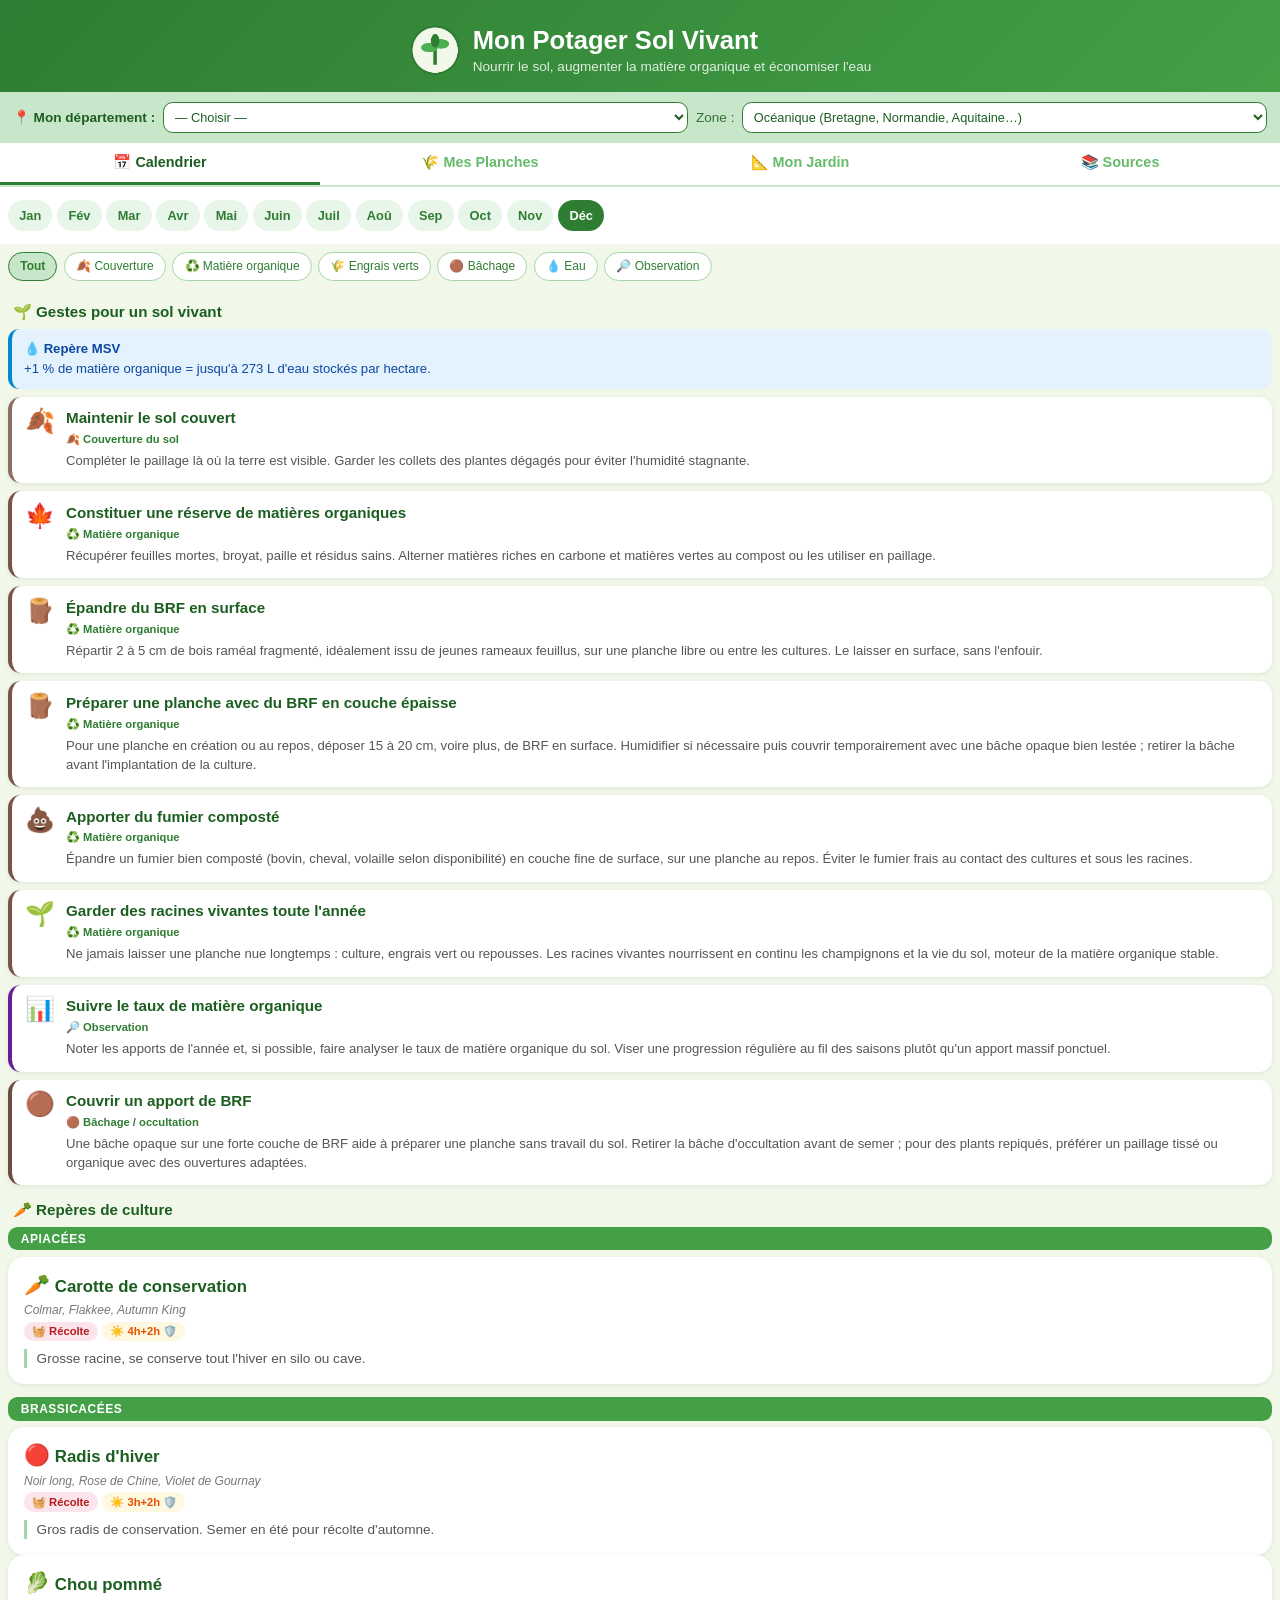
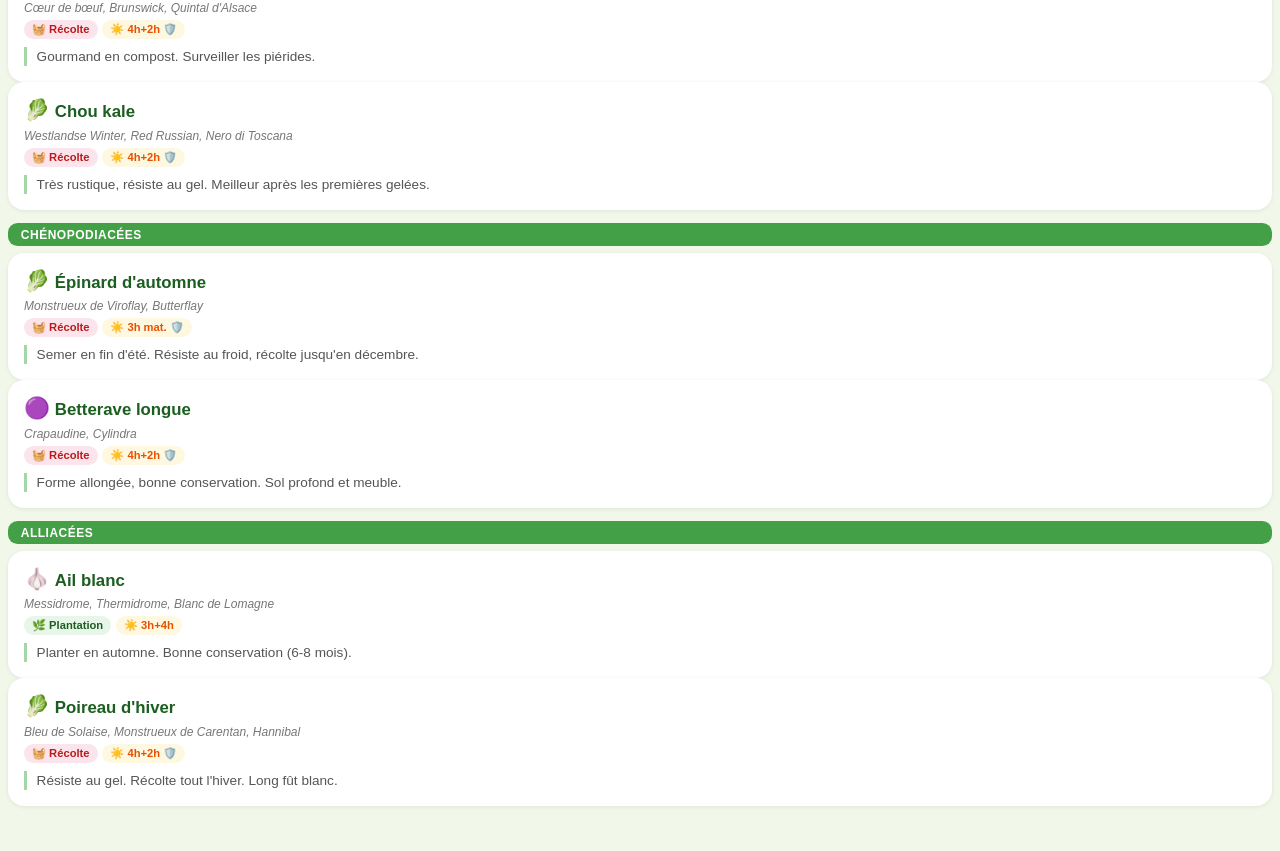
<file: index.html>
<!DOCTYPE html>
<html lang="fr">
<head>
  <meta charset="UTF-8">
  <meta name="viewport" content="width=device-width, initial-scale=1.0">
  <meta name="theme-color" content="#2e7d32">
  <meta name="apple-mobile-web-app-capable" content="yes">
  <meta name="apple-mobile-web-app-status-bar-style" content="black-translucent">
  <link rel="manifest" href="manifest.json">
  <link rel="icon" type="image/svg+xml" href="icons/favicon.svg">
  <link rel="icon" type="image/png" sizes="192x192" href="icons/icon-192.png">
  <link rel="apple-touch-icon" sizes="180x180" href="icons/apple-touch-icon.png">
  <title>Mon Potager Sol Vivant</title>
  <link rel="stylesheet" href="style.css">
</head>
<body>
  <header>
    <div class="app-title">
      <img src="./icons/icon-192.png" width="52" height="52" alt="Pousse verte, icône de Mon Potager">
      <div>
        <h1>Mon Potager Sol Vivant</h1>
        <p class="subtitle">Nourrir le sol, augmenter la matière organique et économiser l'eau</p>
      </div>
    </div>
  </header>

  <div id="region-selector">
    <label for="departement">📍 Mon département :</label>
    <select id="departement"></select>
    <label for="region" class="region-label">Zone :</label>
    <select id="region">
      <option value="oceanique">Océanique (Bretagne, Normandie, Aquitaine…)</option>
      <option value="continental">Continental (Alsace, Bourgogne, Île-de-France…)</option>
      <option value="mediterraneen">Méditerranéen (PACA, Languedoc, Corse…)</option>
      <option value="montagne">Montagne (Alpes, Pyrénées, Massif Central…)</option>
    </select>
  </div>

  <nav id="tabs" aria-label="Sections de l'application">
    <button class="tab-btn active" data-tab="calendrier">📅 Calendrier</button>
    <button class="tab-btn" data-tab="planches">🌾 Mes Planches</button>
    <button class="tab-btn" data-tab="jardin">📐 Mon Jardin</button>
    <button class="tab-btn" data-tab="sources">📚 Sources</button>
  </nav>

  <!-- TAB JARDIN -->
  <section id="tab-jardin" class="hidden">
    <div class="jardin-page">
      <div class="jardin-intro">
        <div>
          <h2>📐 Dessiner mon jardin à l'échelle</h2>
          <p>Le quadrillage de 25 cm sert de repère, mais les zones peuvent être déplacées librement, mises en biais ou tracées à main levée.</p>
        </div>
      </div>

      <div class="jardin-controls" aria-label="Réglages du plan">
        <div class="jardin-control-group">
          <strong>Terrain</strong>
          <label for="jardin-largeur">Largeur (m)</label>
          <input id="jardin-largeur" type="number" min="1" max="50" step="0.25" value="10" inputmode="decimal">
          <label for="jardin-longueur">Longueur (m)</label>
          <input id="jardin-longueur" type="number" min="1" max="50" step="0.25" value="8" inputmode="decimal">
          <button id="btn-appliquer-jardin" class="btn-small">Appliquer</button>
        </div>
        <div class="jardin-control-group">
          <strong>Ajouter une planche existante</strong>
          <select id="jardin-planche-select" aria-label="Planche à ajouter"></select>
          <button id="btn-ajouter-planche-jardin" class="btn-small">＋ Ajouter au plan</button>
        </div>
        <div class="jardin-control-group jardin-tools">
          <strong>Outils de dessin</strong>
          <button id="btn-dessiner-zone" class="btn-small" aria-pressed="false">▭ Rectangle</button>
          <button id="btn-dessiner-libre" class="btn-small" aria-pressed="false">✍️ Forme libre</button>
          <div class="jardin-zoom" aria-label="Zoom du plan">
            <button id="btn-jardin-zoom-moins" class="btn-icon" aria-label="Réduire le plan">−</button>
            <span>Zoom</span>
            <button id="btn-jardin-zoom-plus" class="btn-icon" aria-label="Agrandir le plan">＋</button>
          </div>
        </div>
      </div>

      <div id="jardin-zone-editor" class="jardin-zone-editor hidden">
        <strong>Zone sélectionnée <span id="jardin-zone-type" class="jardin-zone-type"></span></strong>
        <label for="jardin-zone-nom">Nom</label>
        <input id="jardin-zone-nom" type="text" maxlength="60">
        <label for="jardin-zone-largeur">Emprise largeur (m)</label>
        <input id="jardin-zone-largeur" type="number" min="0.1" step="0.01" inputmode="decimal">
        <label for="jardin-zone-longueur">Emprise longueur (m)</label>
        <input id="jardin-zone-longueur" type="number" min="0.1" step="0.01" inputmode="decimal">
        <label for="jardin-zone-rotation">Angle</label>
        <div class="jardin-angle-control">
          <button id="btn-zone-rotation-moins" class="btn-icon" aria-label="Tourner de 5 degrés à gauche">↶</button>
          <input id="jardin-zone-rotation" type="number" min="0" max="359" step="1" inputmode="numeric" aria-label="Angle en degrés">
          <span>°</span>
          <button id="btn-zone-rotation-plus" class="btn-icon" aria-label="Tourner de 5 degrés à droite">↷</button>
        </div>
        <label for="jardin-zone-couleur">Couleur</label>
        <input id="jardin-zone-couleur" type="color" value="#66bb6a">
        <button id="btn-appliquer-zone" class="btn-small">Enregistrer</button>
        <button id="btn-supprimer-zone" class="btn-small btn-danger">Supprimer</button>
      </div>

      <p id="jardin-status" class="jardin-status" aria-live="polite">Choisissez Rectangle ou Forme libre, puis dessinez sur le terrain. Touchez ensuite une zone pour la modifier.</p>
      <div class="jardin-canvas-scroll" aria-label="Plan du jardin défilable">
        <svg id="jardin-canvas" class="jardin-canvas" tabindex="0" aria-label="Plan interactif du jardin à l'échelle"></svg>
      </div>
      <p class="jardin-help">Poignée ronde : tourner librement · poignée carrée : redimensionner · glisser la zone : déplacer. Une forme libre se dessine en suivant son contour au doigt.</p>
    </div>
    <script src="jardin.js"></script>
  </section>

  <!-- TAB CALENDRIER -->
  <section id="tab-calendrier">
    <nav id="month-nav">
      <button class="month-btn active" data-month="0">Jan</button>
      <button class="month-btn" data-month="1">Fév</button>
      <button class="month-btn" data-month="2">Mar</button>
      <button class="month-btn" data-month="3">Avr</button>
      <button class="month-btn" data-month="4">Mai</button>
      <button class="month-btn" data-month="5">Juin</button>
      <button class="month-btn" data-month="6">Juil</button>
      <button class="month-btn" data-month="7">Aoû</button>
      <button class="month-btn" data-month="8">Sep</button>
      <button class="month-btn" data-month="9">Oct</button>
      <button class="month-btn" data-month="10">Nov</button>
      <button class="month-btn" data-month="11">Déc</button>
    </nav>
    <div id="filters">
      <button class="filter-btn active" data-filter="all">Tout</button>
      <button class="filter-btn" data-filter="couverture">🍂 Couverture</button>
      <button class="filter-btn" data-filter="matiere-organique">♻️ Matière organique</button>
      <button class="filter-btn" data-filter="engrais-verts">🌾 Engrais verts</button>
      <button class="filter-btn" data-filter="bachage">🟤 Bâchage</button>
      <button class="filter-btn" data-filter="eau">💧 Eau</button>
      <button class="filter-btn" data-filter="observation">🔎 Observation</button>
    </div>
    <main id="plant-list"></main>
  </section>

  <!-- TAB SOURCES -->
  <section id="tab-sources" class="hidden">
    <div id="sources-list"></div>
  </section>

  <!-- TAB PLANCHES -->
  <section id="tab-planches" class="hidden">
    <div id="planches-list"></div>
    <button id="btn-show-form" class="btn-add-planche" onclick="showPlancheForm()">➕ Ajouter une planche</button>

    <div id="planche-form" class="hidden">
      <h2 id="form-title">➕ Nouvelle planche</h2>

      <div class="form-step">
        <div class="step-label">1. Nom & dimensions</div>
        <div class="form-row">
          <input type="text" id="planche-nom" placeholder="Nom (ex: Planche A)">
        </div>
        <div class="form-row">
          <label>Longueur <span class="unit">m</span></label>
          <input type="number" id="planche-longueur" min="0.5" step="0.1" value="3">
          <label>Largeur <span class="unit">m</span></label>
          <input type="number" id="planche-largeur" min="0.3" step="0.1" value="1.2">
        </div>
      </div>

      <div class="form-step">
        <div class="step-label">2. Ensoleillement</div>
        <div class="form-row">
          <label>Orientation :</label>
          <select id="planche-orientation">
            <option value="journee">☀️ Soleil toute la journée</option>
            <option value="matin">🌅 Soleil le matin seulement</option>
            <option value="apres-midi">🌇 Soleil l'après-midi seulement</option>
          </select>
        </div>
        <div class="form-row soleil-row">
          <div class="soleil-input">
            <label>🌅 Matin <span class="unit">(6h-12h)</span></label>
            <input type="range" id="planche-hmatin" min="0" max="6" value="4">
            <span id="hmatin-val">4h</span>
          </div>
          <div class="soleil-input">
            <label>🌇 Après-midi <span class="unit">(12h-18h)</span></label>
            <input type="range" id="planche-haprem" min="0" max="6" value="3">
            <span id="haprem-val">3h</span>
          </div>
        </div>
      </div>

      <div class="form-step">
        <div class="step-label">3. Type de sol & culture précédente</div>
        <div class="form-row">
          <label>Sol :</label>
          <select id="planche-sol">
            <option value="limoneux">🌾 Limoneux (fertile, facile)</option>
            <option value="argileux">🧱 Argileux (lourd, retient l'eau)</option>
            <option value="sableux">🏖️ Sableux (léger, drainant)</option>
            <option value="calcaire">⚪ Calcaire (alcalin, clair)</option>
            <option value="humifere">🍂 Humifère (riche, foncé)</option>
          </select>
        </div>
        <div class="form-row">
          <label>Avant :</label>
          <select id="planche-precedent">
            <option value="">Aucune / ne sais pas</option>
            <option value="Solanacées">🍅 Solanacées (tomate, PDT, poivron...)</option>
            <option value="Cucurbitacées">🥒 Cucurbitacées (courgette, courge...)</option>
            <option value="Fabacées">🫘 Fabacées (haricot, pois...)</option>
            <option value="Brassicacées">🥦 Brassicacées (chou, radis...)</option>
            <option value="Alliacées">🧅 Alliacées (oignon, ail, poireau...)</option>
            <option value="Apiacées">🥕 Apiacées (carotte, persil...)</option>
            <option value="Astéracées">🥬 Astéracées (laitue...)</option>
            <option value="Chénopodiacées">🟣 Chénopodiacées (épinard, betterave...)</option>
            <option value="engrais-vert">🌾 Engrais vert (moutarde, phacélie...)</option>
            <option value="rien">💤 Repos / jachère</option>
          </select>
        </div>
      </div>

      <div class="form-step">
        <div class="step-label">4. Choisir les plantes et nombre de rangs</div>
        <div id="legume-picker"></div>
        <div id="variete-picker" class="hidden"></div>
        <div id="rang-picker" class="hidden"></div>
        <div id="plantes-selectionnees"></div>
      </div>

      <button id="btn-add-planche" class="btn-primary">Créer la planche</button>
      <button id="btn-cancel-edit" class="btn-cancel" onclick="hidePlancheForm()">Annuler</button>
    </div>
  </section>

  <script src="legumes/tomate.js"></script>
  <script src="legumes/carotte.js"></script>
  <script src="legumes/laitue.js"></script>
  <script src="legumes/courgette.js"></script>
  <script src="legumes/radis.js"></script>
  <script src="legumes/haricot.js"></script>
  <script src="legumes/poivron_aubergine.js"></script>
  <script src="legumes/epinard.js"></script>
  <script src="legumes/petit_pois.js"></script>
  <script src="legumes/alliacees.js"></script>
  <script src="legumes/chou.js"></script>
  <script src="legumes/cucurbitacees.js"></script>
  <script src="legumes/autres.js"></script>
  <script src="legumes/pomme_de_terre.js"></script>
  <script src="data.js"></script>
  <script src="calendrier.js"></script>
  <script src="planches.js"></script>
  <script src="sources.js"></script>
  <script src="app.js"></script>
</body>
</html>
</file>
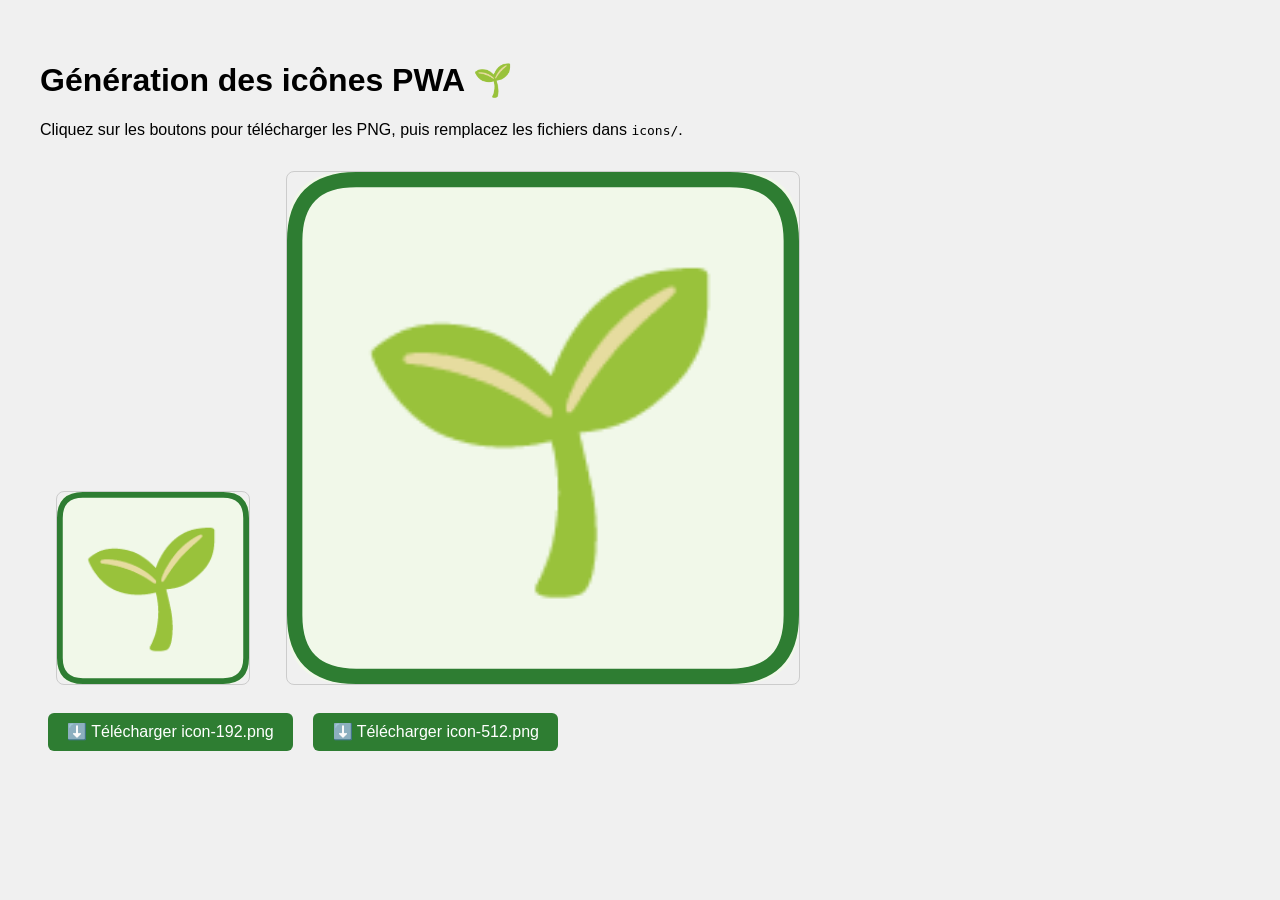
<file: generate-icons.html>
<!DOCTYPE html>
<html lang="fr">
<head>
  <meta charset="UTF-8">
  <title>Générer les icônes PWA</title>
  <style>
    body { font-family: sans-serif; padding: 2em; background: #f0f0f0; }
    canvas { border: 1px solid #ccc; margin: 1em; border-radius: 8px; }
    button { margin: 0.5em; padding: 0.6em 1.2em; font-size: 1em; cursor: pointer; background: #2e7d32; color: white; border: none; border-radius: 6px; }
  </style>
</head>
<body>
  <h1>Génération des icônes PWA 🌱</h1>
  <p>Cliquez sur les boutons pour télécharger les PNG, puis remplacez les fichiers dans <code>icons/</code>.</p>

  <div>
    <canvas id="c192" width="192" height="192"></canvas>
    <canvas id="c512" width="512" height="512"></canvas>
  </div>
  <div>
    <button onclick="download('c192', 'icon-192.png')">⬇️ Télécharger icon-192.png</button>
    <button onclick="download('c512', 'icon-512.png')">⬇️ Télécharger icon-512.png</button>
  </div>

  <script>
    function drawIcon(canvas) {
      const size = canvas.width;
      const ctx = canvas.getContext('2d');
      const radius = size * 0.12;

      // Fond blanc cassé
      ctx.fillStyle = '#f1f8e9';
      roundRect(ctx, 0, 0, size, size, radius);
      ctx.fill();

      // Bordure verte foncée
      ctx.strokeStyle = '#2e7d32';
      ctx.lineWidth = size * 0.03;
      roundRect(ctx, ctx.lineWidth / 2, ctx.lineWidth / 2, size - ctx.lineWidth, size - ctx.lineWidth, radius);
      ctx.stroke();

      // Emoji 🌱
      ctx.font = `${size * 0.6}px "Apple Color Emoji", "Segoe UI Emoji", sans-serif`;
      ctx.textAlign = 'center';
      ctx.textBaseline = 'middle';
      ctx.fillText('🌱', size / 2, size / 2 + size * 0.04);
    }

    function roundRect(ctx, x, y, w, h, r) {
      ctx.beginPath();
      ctx.moveTo(x + r, y);
      ctx.lineTo(x + w - r, y);
      ctx.quadraticCurveTo(x + w, y, x + w, y + r);
      ctx.lineTo(x + w, y + h - r);
      ctx.quadraticCurveTo(x + w, y + h, x + w - r, y + h);
      ctx.lineTo(x + r, y + h);
      ctx.quadraticCurveTo(x, y + h, x, y + h - r);
      ctx.lineTo(x, y + r);
      ctx.quadraticCurveTo(x, y, x + r, y);
      ctx.closePath();
    }

    function download(canvasId, filename) {
      const canvas = document.getElementById(canvasId);
      const link = document.createElement('a');
      link.download = filename;
      link.href = canvas.toDataURL('image/png');
      link.click();
    }

    drawIcon(document.getElementById('c192'));
    drawIcon(document.getElementById('c512'));
  </script>
</body>
</html>
</file>
<file: style.css>
* { margin: 0; padding: 0; box-sizing: border-box; }

body {
  font-family: -apple-system, BlinkMacSystemFont, 'Segoe UI', sans-serif;
  background: #f1f8e9;
  color: #1b5e20;
  min-height: 100vh;
  padding-bottom: 2rem;
}

header {
  background: linear-gradient(135deg, #2e7d32, #43a047);
  color: white;
  padding: 1.5rem 1rem 1rem;
  text-align: center;
}
header h1 { font-size: 1.6rem; }
.subtitle { font-size: 0.85rem; opacity: 0.85; margin-top: 0.2rem; }

#region-selector {
  display: flex;
  align-items: center;
  gap: 0.5rem;
  padding: 0.6rem 0.8rem;
  background: #c8e6c9;
  font-size: 0.85rem;
  font-weight: 600;
  flex-wrap: wrap;
}
#region-selector label { white-space: nowrap; }
#region-selector .region-label { font-weight: 500; opacity: 0.85; }
#region-selector select {
  flex: 1;
  min-width: 8rem;
  padding: 0.4rem;
  border: 1.5px solid #2e7d32;
  border-radius: 0.6rem;
  background: white;
  color: #1b5e20;
  font-size: 0.8rem;
  font-weight: 500;
}

/* Tabs */
#tabs {
  display: flex;
  background: white;
  border-bottom: 2px solid #c8e6c9;
}
.tab-btn {
  flex: 1;
  border: none;
  background: none;
  padding: 0.7rem;
  font-size: 0.9rem;
  font-weight: 600;
  color: #66bb6a;
  cursor: pointer;
  transition: all 0.2s;
  border-bottom: 3px solid transparent;
}
.tab-btn.active { color: #1b5e20; border-bottom-color: #2e7d32; }
.hidden { display: none !important; }

/* Sources scientifiques */
#sources-list { padding: 0.7rem 0.5rem; }
.sources-header {
  background: #e3f2fd;
  border-left: 4px solid #0288d1;
  border-radius: 0.8rem;
  color: #0d47a1;
  padding: 0.8rem;
  margin-bottom: 0.7rem;
}
.sources-header h2 { font-size: 1.05rem; margin-bottom: 0.3rem; }
.sources-header p { font-size: 0.82rem; line-height: 1.4; }
.sources-cards { display: flex; flex-direction: column; gap: 0.6rem; }
.source-card {
  background: white;
  border-radius: 0.8rem;
  box-shadow: 0 1px 4px rgba(0,0,0,0.08);
  padding: 0.85rem;
}
.source-practice {
  display: inline-block;
  background: #e8f5e9;
  border-radius: 1rem;
  color: #1b5e20;
  font-size: 0.7rem;
  font-weight: 700;
  padding: 0.2rem 0.5rem;
}
.source-card h3 { font-size: 0.92rem; line-height: 1.3; margin: 0.45rem 0 0.3rem; }
.source-card p { color: #555; font-size: 0.8rem; line-height: 1.45; margin-top: 0.4rem; }
.source-citation { color: #666 !important; font-size: 0.75rem !important; }
.source-doi { color: #0d47a1; display: inline-block; font-size: 0.8rem; font-weight: 700; margin-top: 0.5rem; }
.source-limit { background: #fff8e1; border-left: 3px solid #ffb300; border-radius: 0.35rem; padding: 0.4rem 0.5rem; }

/* Calendrier */
#month-nav {
  display: flex;
  gap: 0.3rem;
  padding: 0.8rem 0.5rem;
  overflow-x: auto;
  background: white;
  position: sticky;
  top: 0;
  z-index: 10;
  scrollbar-width: none;
}
#month-nav::-webkit-scrollbar { display: none; }

.month-btn {
  flex-shrink: 0;
  border: none;
  background: #e8f5e9;
  color: #2e7d32;
  padding: 0.5rem 0.7rem;
  border-radius: 1rem;
  font-size: 0.8rem;
  font-weight: 600;
  cursor: pointer;
  transition: all 0.2s;
}
.month-btn.active { background: #2e7d32; color: white; }

#filters {
  display: flex;
  gap: 0.4rem;
  padding: 0.5rem;
  overflow-x: auto;
  scrollbar-width: none;
}
#filters::-webkit-scrollbar { display: none; }

.filter-btn {
  flex-shrink: 0;
  border: 1.5px solid #a5d6a7;
  background: white;
  color: #2e7d32;
  padding: 0.4rem 0.7rem;
  border-radius: 1rem;
  font-size: 0.75rem;
  cursor: pointer;
  transition: all 0.2s;
}
.filter-btn.active { background: #c8e6c9; border-color: #2e7d32; font-weight: 600; }

#plant-list { padding: 0.5rem; display: flex; flex-direction: column; gap: 0.6rem; }
.calendar-section { display: flex; flex-direction: column; gap: 0.5rem; }
.calendar-title { font-size: 0.95rem; padding: 0.4rem 0.3rem 0; color: #1b5e20; }
.sol-task-list { display: flex; flex-direction: column; gap: 0.5rem; }
.sol-task-card {
  display: flex;
  gap: 0.7rem;
  padding: 0.8rem;
  background: #fff;
  border-left: 4px solid #8d6e63;
  border-radius: 0.8rem;
  box-shadow: 0 1px 4px rgba(0,0,0,0.08);
}
.sol-task-card.matiere-organique { border-left-color: #795548; }
.sol-task-card.engrais-verts { border-left-color: #558b2f; }
.sol-task-card.bachage { border-left-color: #6d4c41; }
.sol-task-card.eau { border-left-color: #0288d1; }
.sol-task-card.observation { border-left-color: #6a1b9a; }
.sol-task-icon { font-size: 1.5rem; line-height: 1; }
.sol-task-card h3 { font-size: 0.95rem; margin-bottom: 0.15rem; }
.sol-task-card p, .sol-vivant-card p { color: #555; font-size: 0.82rem; line-height: 1.4; margin-top: 0.35rem; }
.sol-category { color: #2e7d32; font-size: 0.7rem; font-weight: 700; }
.soil-fact {
  display: flex;
  flex-direction: column;
  gap: 0.2rem;
  background: #e3f2fd;
  border-left: 4px solid #0288d1;
  border-radius: 0.7rem;
  color: #0d47a1;
  font-size: 0.82rem;
  line-height: 1.35;
  padding: 0.65rem 0.75rem;
}

.famille-group { margin-bottom: 0.3rem; }
.famille-header {
  font-size: 0.75rem;
  font-weight: 700;
  color: white;
  background: #43a047;
  padding: 0.3rem 0.8rem;
  border-radius: 0.6rem;
  margin-bottom: 0.4rem;
  text-transform: uppercase;
  letter-spacing: 0.5px;
}

.plant-card {
  background: white;
  border-radius: 1rem;
  padding: 1rem;
  box-shadow: 0 1px 4px rgba(0,0,0,0.08);
  animation: fadeIn 0.3s ease;
}
@keyframes fadeIn { from { opacity: 0; transform: translateY(8px); } to { opacity: 1; transform: none; } }

.plant-card h3 { font-size: 1.05rem; margin-bottom: 0.4rem; }
.plant-card .emoji { font-size: 1.3rem; margin-right: 0.3rem; }

.tags { display: flex; flex-wrap: wrap; gap: 0.3rem; margin-bottom: 0.5rem; }
.tag {
  font-size: 0.7rem;
  padding: 0.2rem 0.5rem;
  border-radius: 0.8rem;
  font-weight: 600;
}
.tag.semis-interieur { background: #fff3e0; color: #e65100; }
.tag.semis-exterieur { background: #e3f2fd; color: #0d47a1; }
.tag.plantation { background: #e8f5e9; color: #1b5e20; }
.tag.recolte { background: #fce4ec; color: #b71c1c; }
.tag.soleil { background: #fff8e1; color: #e65100; }

.variete {
  font-size: 0.75rem;
  color: #777;
  font-style: italic;
  margin-bottom: 0.3rem;
}

.conseil {
  font-size: 0.85rem;
  color: #555;
  line-height: 1.4;
  border-left: 3px solid #a5d6a7;
  padding-left: 0.6rem;
  margin-top: 0.4rem;
}

.empty-state {
  text-align: center;
  padding: 3rem 1rem;
  color: #81c784;
  font-size: 1.1rem;
}

/* Planches */
#planche-form {
  background: white;
  margin: 0.5rem;
  padding: 1rem;
  border-radius: 1rem;
  box-shadow: 0 1px 4px rgba(0,0,0,0.08);
}
#planche-form h2 { font-size: 1.1rem; margin-bottom: 0.8rem; }

.btn-add-planche {
  display: block;
  width: calc(100% - 1rem);
  margin: 0.5rem;
  padding: 0.8rem;
  border: 2px dashed #66bb6a;
  background: white;
  color: #2e7d32;
  border-radius: 1rem;
  font-size: 1rem;
  font-weight: 600;
  cursor: pointer;
  text-align: center;
}
.btn-add-planche:active { background: #e8f5e9; }

.form-step {
  margin-bottom: 0.8rem;
  padding-bottom: 0.6rem;
  border-bottom: 1px solid #e8f5e9;
}
.form-step:last-of-type { border-bottom: none; }
.step-label {
  font-size: 0.8rem;
  font-weight: 700;
  color: #2e7d32;
  margin-bottom: 0.4rem;
}

.form-row {
  display: flex;
  align-items: center;
  gap: 0.5rem;
  margin-bottom: 0.6rem;
  flex-wrap: wrap;
}
.form-row label { font-size: 0.85rem; font-weight: 600; }
.form-row .unit { font-size: 0.75rem; font-weight: 400; color: #777; }
.form-row input[type="text"],
.form-row input[type="number"] {
  padding: 0.4rem 0.6rem;
  border: 1.5px solid #a5d6a7;
  border-radius: 0.6rem;
  font-size: 0.85rem;
  color: #1b5e20;
  width: 5rem;
}
.form-row input[type="text"] { flex: 1; width: auto; }

.form-row select {
  padding: 0.4rem;
  border: 1.5px solid #a5d6a7;
  border-radius: 0.6rem;
  font-size: 0.85rem;
  color: #1b5e20;
  flex: 1;
}
.form-row input[type="range"] {
  flex: 1;
  accent-color: #2e7d32;
}
.soleil-row {
  flex-direction: column;
  gap: 0.4rem;
}
.soleil-input {
  display: flex;
  align-items: center;
  gap: 0.5rem;
  width: 100%;
}
.soleil-input label {
  min-width: 8rem;
  font-size: 0.8rem;
}
.soleil-input input[type="range"] { flex: 1; accent-color: #e65100; }
.soleil-input span {
  font-weight: 700;
  font-size: 0.85rem;
  min-width: 2rem;
  text-align: center;
}

#plante-checkboxes {
  display: flex;
  flex-wrap: wrap;
  gap: 0.3rem;
  margin-top: 0.3rem;
  width: 100%;
}
.plante-chip {
  display: flex;
  align-items: center;
  gap: 0.2rem;
  padding: 0.3rem 0.5rem;
  border: 1.5px solid #c8e6c9;
  border-radius: 1rem;
  font-size: 0.75rem;
  cursor: pointer;
  transition: all 0.2s;
  user-select: none;
}
.plante-chip.selected { background: #c8e6c9; border-color: #2e7d32; font-weight: 600; }
.plante-chip input { display: none; }

/* Picker légume → variété */
#legume-picker {
  display: flex;
  flex-wrap: wrap;
  gap: 0.3rem;
  padding: 0 0 0.5rem;
}
.legume-chip {
  border: 1.5px solid #c8e6c9;
  background: white;
  color: #1b5e20;
  padding: 0.35rem 0.6rem;
  border-radius: 1rem;
  font-size: 0.78rem;
  font-weight: 500;
  cursor: pointer;
  transition: all 0.15s;
}
.legume-chip:active { background: #c8e6c9; }

#variete-picker {
  background: #f3e5f5;
  border: 2px solid #ce93d8;
  border-radius: 0.8rem;
  padding: 0.6rem;
  margin-bottom: 0.5rem;
}
.variete-title {
  font-size: 0.85rem;
  font-weight: 700;
  margin-bottom: 0.4rem;
  color: #7b1fa2;
}
.variete-chip {
  display: flex;
  flex-direction: column;
  width: 100%;
  text-align: left;
  border: 1.5px solid #ce93d8;
  background: white;
  padding: 0.5rem 0.6rem;
  border-radius: 0.6rem;
  margin-bottom: 0.3rem;
  cursor: pointer;
  transition: all 0.15s;
}
.variete-chip:active { background: #f3e5f5; }
.variete-nom { font-weight: 600; font-size: 0.85rem; color: #1b5e20; }
.variete-detail { font-size: 0.75rem; color: #777; font-style: italic; }
.variete-info { font-size: 0.72rem; color: #999; }
.variete-close {
  width: 100%;
  border: none;
  background: none;
  color: #7b1fa2;
  font-size: 0.8rem;
  font-weight: 600;
  cursor: pointer;
  padding: 0.3rem;
}

#plantes-selectionnees {
  display: flex;
  flex-wrap: wrap;
  gap: 0.3rem;
  padding: 0.3rem 0 0.5rem;
  min-height: 2rem;
}
.selected-plante {
  display: flex;
  align-items: center;
  gap: 0.3rem;
  background: #c8e6c9;
  border: 1.5px solid #2e7d32;
  padding: 0.25rem 0.5rem;
  border-radius: 1rem;
  font-size: 0.78rem;
  font-weight: 600;
  color: #1b5e20;
}
.selected-plante button {
  border: none;
  background: none;
  color: #c62828;
  font-size: 0.85rem;
  cursor: pointer;
  padding: 0;
  line-height: 1;
}
.empty-selection {
  font-size: 0.8rem;
  color: #999;
  font-style: italic;
  padding: 0.3rem 0;
}

/* Rang picker */
#rang-picker {
  background: #e8f5e9;
  border: 2px solid #66bb6a;
  border-radius: 0.8rem;
  padding: 0.6rem;
  margin-bottom: 0.5rem;
}
.rang-picker-inner { text-align: center; }
.rang-buttons {
  display: flex;
  gap: 0.4rem;
  justify-content: center;
  margin: 0.5rem 0;
  flex-wrap: wrap;
}
.rang-btn {
  width: 2.5rem;
  height: 2.5rem;
  border: 2px solid #2e7d32;
  background: white;
  color: #2e7d32;
  border-radius: 50%;
  font-size: 1rem;
  font-weight: 700;
  cursor: pointer;
}
.rang-btn:active { background: #2e7d32; color: white; }

.btn-primary {
  width: 100%;
  padding: 0.7rem;
  border: none;
  background: #2e7d32;
  color: white;
  border-radius: 0.8rem;
  font-size: 0.9rem;
  font-weight: 600;
  cursor: pointer;
  margin-top: 0.5rem;
}

#planches-list { padding: 0.5rem; display: flex; flex-direction: column; gap: 0.8rem; }

.planche-card {
  background: white;
  border-radius: 1rem;
  padding: 1rem;
  box-shadow: 0 1px 4px rgba(0,0,0,0.08);
  animation: fadeIn 0.3s ease;
}
.planche-card h3 { font-size: 1.1rem; margin-bottom: 0.3rem; }
.planche-dims { font-size: 0.8rem; color: #777; margin-bottom: 0.4rem; }

/* Sous-onglets planche */
.sub-tabs {
  display: flex;
  gap: 0.2rem;
  overflow-x: auto;
  scrollbar-width: none;
  margin-bottom: 0.6rem;
  padding-bottom: 0.3rem;
  border-bottom: 2px solid #e8f5e9;
}
.sub-tabs::-webkit-scrollbar { display: none; }
.sub-tab-btn {
  flex-shrink: 0;
  border: none;
  background: #f1f8e9;
  color: #66bb6a;
  padding: 0.35rem 0.6rem;
  border-radius: 0.8rem 0.8rem 0 0;
  font-size: 0.72rem;
  font-weight: 600;
  cursor: pointer;
  transition: all 0.15s;
  border-bottom: 2px solid transparent;
}
.sub-tab-btn.active { background: #2e7d32; color: white; }
.sub-tab-btn.has-alert { color: #e65100; }
.sub-tab-btn.has-alert.active { background: #e65100; color: white; }
.sub-panel { min-height: 3rem; }

.planche-section { margin-bottom: 0.7rem; }
.planche-section h4 {
  font-size: 0.85rem;
  margin-bottom: 0.3rem;
  padding-bottom: 0.2rem;
  border-bottom: 1px solid #e8f5e9;
}

.espacement-table {
  width: 100%;
  font-size: 0.78rem;
  border-collapse: collapse;
}
.espacement-table th {
  text-align: left;
  padding: 0.3rem 0.4rem;
  background: #f1f8e9;
  font-weight: 600;
}
.espacement-table td { padding: 0.3rem 0.4rem; border-bottom: 1px solid #f1f8e9; }

.assoc-good { color: #2e7d32; }
.assoc-bad { color: #c62828; }
.assoc-list { font-size: 0.8rem; line-height: 1.5; padding-left: 0.3rem; }

.rotation-info {
  font-size: 0.8rem;
  color: #555;
  line-height: 1.5;
  background: #fff8e1;
  padding: 0.6rem;
  border-radius: 0.6rem;
  border-left: 3px solid #ffb300;
}

.planche-actions {
  display: flex;
  gap: 0.5rem;
  margin-top: 0.6rem;
}
.btn-edit, .btn-delete {
  border: none;
  padding: 0.4rem 0.8rem;
  border-radius: 0.6rem;
  font-size: 0.78rem;
  font-weight: 600;
  cursor: pointer;
}
.btn-edit { background: #e3f2fd; color: #0d47a1; }
.btn-delete { background: #ffcdd2; color: #c62828; }
.btn-cancel {
  width: 100%;
  padding: 0.6rem;
  border: 2px solid #c8e6c9;
  background: white;
  color: #555;
  border-radius: 0.8rem;
  font-size: 0.85rem;
  font-weight: 600;
  cursor: pointer;
  margin-top: 0.3rem;
}

/* Suggestions intercalaires */
.suggestions-list { display: flex; flex-direction: column; gap: 0.5rem; }
.suggestion-item { font-size: 0.82rem; line-height: 1.4; }
.suggestion-label { font-weight: 600; }
.suggestion-space { font-weight: 400; color: #777; font-size: 0.75rem; }
.suggestion-chips {
  display: flex;
  flex-wrap: wrap;
  gap: 0.3rem;
  margin-top: 0.3rem;
}
.suggestion-chip {
  background: #e8f5e9;
  border: 1px solid #a5d6a7;
  padding: 0.25rem 0.5rem;
  border-radius: 1rem;
  font-size: 0.75rem;
}
.suggestion-chip small { color: #777; }
.suggestion-note { font-size: 0.75rem; color: #777; margin-bottom: 0.4rem; font-style: italic; }

/* Alertes soleil */
.soleil-alerts {
  background: #fff3e0;
  border-left: 3px solid #ff9800;
  border-radius: 0.4rem;
  padding: 0.5rem 0.6rem;
}
.soleil-alert {
  font-size: 0.8rem;
  color: #e65100;
  line-height: 1.5;
}

/* Dessin planche vue du dessus */
.plan-visuel { margin-top: 0.5rem; }
.plan-warn { color: #e65100; font-size: 0.75rem; margin-bottom: 0.3rem; }
.plan-planche {
  position: relative;
  background: linear-gradient(180deg, #e8d5b7 0%, #d4c4a0 100%);
  border-radius: 0.8rem;
  border: 2px solid #b8a88a;
  min-height: 100px;
  overflow: hidden;
  margin-bottom: 0.3rem;
}
.plan-largeur-label {
  position: absolute;
  top: 2px;
  right: 6px;
  font-size: 0.65rem;
  color: #8d6e63;
  font-weight: 600;
  z-index: 1;
}
.plan-row {
  position: absolute;
  left: 0;
  right: 0;
  display: flex;
  align-items: center;
  background: rgba(255,255,255,0.35);
  border-top: 1px solid rgba(0,0,0,0.08);
}
.plan-row-label {
  min-width: 5.5rem;
  padding: 0 0.4rem;
  font-size: 0.7rem;
  font-weight: 600;
  color: #3e2723;
  line-height: 1.2;
  flex-shrink: 0;
}
.plan-row-pos {
  font-weight: 400;
  font-size: 0.6rem;
  color: #8d6e63;
}
.plan-row-dots {
  display: flex;
  align-items: center;
  flex: 1;
  justify-content: space-evenly;
  padding: 2px 4px;
  overflow: hidden;
}
.plan-dot {
  width: 10px;
  height: 10px;
  border-radius: 50%;
  flex-shrink: 0;
  border: 1px solid rgba(0,0,0,0.15);
}
.plan-more {
  font-size: 0.6rem;
  color: #777;
  white-space: nowrap;
}
.plan-legend {
  display: flex;
  flex-wrap: wrap;
  gap: 0.5rem;
  margin-top: 0.3rem;
  font-size: 0.75rem;
}
.plan-legend-item {
  display: flex;
  align-items: center;
  gap: 0.25rem;
}
.plan-legend-dot {
  width: 12px;
  height: 12px;
  border-radius: 50%;
  display: inline-block;
  border: 1px solid rgba(0,0,0,0.15);
}

/* Amendements */
.amendements-list {
  font-size: 0.8rem;
  color: #555;
  line-height: 1.5;
  padding-left: 1.2rem;
  margin: 0;
}
.amendements-list li { margin-bottom: 0.2rem; }

.amendement-bloc {
  margin-bottom: 0.6rem;
}
.amendement-bloc h4 {
  font-size: 0.82rem;
  margin-bottom: 0.2rem;
  color: #1b5e20;
}
.sol-vivant-list { display: flex; flex-direction: column; gap: 0.45rem; }
.sol-vivant-card {
  background: #f1f8e9;
  border-left: 3px solid #66bb6a;
  border-radius: 0.5rem;
  padding: 0.55rem 0.65rem;
}
.sol-vivant-card h4, .sol-amendements > h4 { color: #1b5e20; font-size: 0.82rem; }
.sol-amendements { margin-top: 0.8rem; border-top: 1px solid #e8f5e9; padding-top: 0.7rem; }
.sol-amendements > h4 { margin-bottom: 0.5rem; }

/* Bouton plantes suivantes */
.btn-suivantes {
  width: 100%;
  padding: 0.6rem;
  border: 2px solid #7b1fa2;
  background: #f3e5f5;
  color: #7b1fa2;
  border-radius: 0.8rem;
  font-size: 0.85rem;
  font-weight: 600;
  cursor: pointer;
}
.suivantes-panel {
  margin-top: 0.5rem;
  background: #faf5ff;
  border-radius: 0.6rem;
  padding: 0.5rem;
  border: 1px solid #ce93d8;
}

/* Calendrier récolte */
.cal-scroll { overflow-x: auto; }
.cal-table {
  width: 100%;
  font-size: 0.7rem;
  border-collapse: collapse;
  white-space: nowrap;
}
.cal-table th {
  padding: 0.25rem 0.3rem;
  background: #f1f8e9;
  font-weight: 600;
  text-align: center;
}
.cal-table td { padding: 0.25rem 0.3rem; text-align: center; border-bottom: 1px solid #f1f8e9; }
.cal-plante { text-align: left !important; font-weight: 500; }
.cal-cell { min-width: 1.8rem; }
.cal-recolte { background: #fce4ec; }

/* Entretiens */
.entretiens-list { display: flex; flex-direction: column; gap: 0.5rem; }
.entretien-mois {
  display: flex;
  gap: 0.5rem;
  align-items: flex-start;
}
.entretien-mois-label {
  min-width: 2.5rem;
  font-weight: 700;
  font-size: 0.8rem;
  color: #2e7d32;
  padding-top: 0.1rem;
}
.entretien-taches { flex: 1; }
.entretien-tache {
  font-size: 0.78rem;
  color: #555;
  line-height: 1.5;
  padding: 0.15rem 0;
  border-bottom: 1px solid #f1f8e9;
}
.entretien-actuel {
  background: #e8f5e9;
  border-radius: 0.5rem;
  padding: 0.3rem;
}
.entretien-actuel .entretien-mois-label { color: #1b5e20; }

/* En-tête et navigation mobile */
.app-title {
  display: flex;
  align-items: center;
  justify-content: center;
  gap: 0.75rem;
  max-width: 48rem;
  margin: 0 auto;
  text-align: left;
}
.app-title img {
  width: 52px;
  height: 52px;
  flex: 0 0 auto;
  object-fit: contain;
}
#tabs {
  overflow-x: auto;
  scrollbar-width: none;
}
#tabs::-webkit-scrollbar { display: none; }
.tab-btn { min-width: max-content; }

/* Plan global du jardin */
.jardin-page {
  max-width: 76rem;
  margin: 0 auto;
  padding: 0.75rem;
}
.jardin-intro {
  background: #fff;
  border-left: 4px solid #2e7d32;
  border-radius: 0.9rem;
  padding: 0.85rem 1rem;
  box-shadow: 0 1px 4px rgba(0,0,0,0.08);
}
.jardin-intro h2 { font-size: 1.1rem; margin-bottom: 0.25rem; }
.jardin-intro p, .jardin-help, .jardin-status {
  color: #556b55;
  font-size: 0.82rem;
  line-height: 1.45;
}
.jardin-controls {
  display: grid;
  grid-template-columns: repeat(auto-fit, minmax(15rem, 1fr));
  gap: 0.6rem;
  margin: 0.7rem 0;
}
.jardin-control-group, .jardin-zone-editor {
  display: flex;
  align-items: center;
  flex-wrap: wrap;
  gap: 0.45rem;
  background: #fff;
  border: 1px solid #c8e6c9;
  border-radius: 0.8rem;
  padding: 0.65rem;
}
.jardin-control-group strong, .jardin-zone-editor strong {
  flex-basis: 100%;
  font-size: 0.82rem;
}
.jardin-control-group label, .jardin-zone-editor label {
  color: #486248;
  font-size: 0.75rem;
  font-weight: 600;
}
.jardin-control-group input[type="number"],
.jardin-zone-editor input[type="number"] {
  width: 4.5rem;
}
.jardin-control-group input,
.jardin-control-group select,
.jardin-zone-editor input {
  min-height: 2.25rem;
  border: 1.5px solid #a5d6a7;
  border-radius: 0.55rem;
  padding: 0.35rem 0.45rem;
  color: #1b5e20;
  background: #fff;
}
.jardin-control-group select { flex: 1; min-width: 9rem; }
.jardin-zone-editor { margin-bottom: 0.65rem; }
.jardin-zone-editor input[type="text"] { flex: 1; min-width: 8rem; }
.jardin-zone-editor input[type="color"] { width: 2.75rem; padding: 0.2rem; }
.btn-small, .btn-icon {
  min-height: 2.25rem;
  border: 1.5px solid #2e7d32;
  border-radius: 0.6rem;
  padding: 0.4rem 0.65rem;
  background: #fff;
  color: #1b5e20;
  font-size: 0.78rem;
  font-weight: 700;
  cursor: pointer;
}
.btn-small:disabled { opacity: 0.5; cursor: default; }
.btn-small.active, .btn-small:active, .btn-icon:active {
  background: #2e7d32;
  color: #fff;
}
.btn-danger { border-color: #c62828; color: #c62828; }
.jardin-tools { align-content: center; }
.jardin-zoom { display: flex; align-items: center; gap: 0.35rem; font-size: 0.75rem; }
.btn-icon { width: 2.25rem; padding: 0; font-size: 1.1rem; }
.jardin-status {
  min-height: 1.5rem;
  margin: 0.3rem 0;
  font-weight: 600;
}
.jardin-canvas-scroll {
  width: 100%;
  max-height: 70vh;
  overflow: auto;
  overscroll-behavior: contain;
  border: 1px solid #a5d6a7;
  border-radius: 0.8rem;
  background: #fff;
  box-shadow: inset 0 1px 4px rgba(0,0,0,0.08);
  -webkit-overflow-scrolling: touch;
}
.jardin-canvas {
  display: block;
  max-width: none;
  user-select: none;
  -webkit-user-select: none;
}
.jardin-canvas:focus { outline: 3px solid rgba(46,125,50,0.3); outline-offset: -3px; }
.garden-canvas-bg { fill: #fafafa; }
.garden-ruler-bg { fill: #fff8e1; }
.garden-ruler-tick { stroke: #5d4037; stroke-width: 1; pointer-events: none; }
.garden-ruler-label { fill: #5d4037; font-size: 9px; font-weight: 700; pointer-events: none; }
.garden-ground { fill: #f5f1e6; stroke: #795548; stroke-width: 2; }
.grid-minor { stroke: #cfd8c3; stroke-width: 0.6; pointer-events: none; }
.grid-major { stroke: #9aaa8d; stroke-width: 1.1; pointer-events: none; }
.garden-item { cursor: grab; touch-action: none; }
.garden-item:active { cursor: grabbing; }
.garden-zone-rect { stroke: rgba(27,94,32,0.65); stroke-width: 1.5; }
.garden-item.selected .garden-zone-rect { stroke: #0d47a1; stroke-width: 3; }
.garden-item.preview { pointer-events: none; opacity: 0.72; }
.garden-item.preview .garden-zone-rect { stroke-dasharray: 6 4; }
.garden-zone-name, .garden-zone-dims {
  fill: #17351a;
  font-size: 11px;
  font-weight: 800;
  paint-order: stroke;
  stroke: rgba(255,255,255,0.8);
  stroke-width: 3px;
  stroke-linejoin: round;
  pointer-events: none;
}
.garden-zone-dims { font-size: 9px; font-weight: 600; }
.garden-resize-hit {
  fill: transparent;
  cursor: nwse-resize;
  touch-action: none;
}
.garden-resize-handle {
  fill: #fff;
  stroke: #0d47a1;
  stroke-width: 2;
  pointer-events: none;
}
.garden-empty-label { fill: #789078; font-size: 12px; font-weight: 600; pointer-events: none; }
.jardin-canvas.draw-mode { cursor: crosshair; touch-action: none; }
.jardin-help { margin-top: 0.45rem; }

@media (max-width: 600px) {
  header { padding: 0.8rem 0.65rem; }
  .app-title { justify-content: flex-start; }
  .app-title img { width: 44px; height: 44px; }
  header h1 { font-size: 1.2rem; }
  .subtitle { font-size: 0.72rem; }
  .tab-btn { flex: 0 0 auto; padding: 0.65rem 0.7rem; font-size: 0.8rem; }
  .jardin-page { padding: 0.5rem; }
  .jardin-controls { grid-template-columns: 1fr; }
  .jardin-control-group, .jardin-zone-editor { align-items: flex-end; }
  .jardin-zone-editor strong { width: 100%; }
  .jardin-canvas-scroll { max-height: 62vh; }
}

/* Rotation et dessin libre des zones */
.jardin-zone-type {
  display: inline-block;
  margin-left: 0.35rem;
  padding: 0.15rem 0.4rem;
  border-radius: 1rem;
  background: #e8f5e9;
  color: #2e7d32;
  font-size: 0.68rem;
  font-weight: 700;
}
.jardin-angle-control {
  display: flex;
  align-items: center;
  gap: 0.25rem;
}
.jardin-angle-control input[type="number"] {
  width: 4rem;
  min-height: 2.25rem;
  border: 1.5px solid #a5d6a7;
  border-radius: 0.55rem;
  padding: 0.35rem;
  color: #1b5e20;
}
.garden-zone-shape {
  stroke: rgba(27,94,32,0.65);
  stroke-width: 1.5;
  vector-effect: non-scaling-stroke;
}
.garden-zone-free {
  stroke-linejoin: round;
  stroke-linecap: round;
}
.garden-item.selected .garden-zone-shape {
  stroke: #0d47a1;
  stroke-width: 3;
}
.garden-item.preview .garden-zone-shape {
  stroke-dasharray: 6 4;
}
.garden-rotate-stem {
  stroke: #0d47a1;
  stroke-width: 2;
  pointer-events: none;
}
.garden-rotate-hit {
  fill: transparent;
  pointer-events: all;
  cursor: grab;
  touch-action: none;
}
.garden-rotate-handle {
  fill: #0d47a1;
  stroke: #fff;
  stroke-width: 2;
  pointer-events: none;
}
.garden-rotate-icon {
  fill: none;
  stroke: #fff;
  stroke-width: 1.5;
  stroke-linecap: round;
  pointer-events: none;
}
.jardin-canvas.free-draw-mode { cursor: url("data:image/svg+xml,%3Csvg xmlns='http://www.w3.org/2000/svg' width='24' height='24'%3E%3Cpath d='M4 20l4-1 11-11-3-3L5 16z' fill='%232e7d32'/%3E%3C/svg%3E") 2 22, crosshair; }

@media (max-width: 600px) {
  .jardin-angle-control { flex: 1 1 auto; }
  .jardin-angle-control .btn-icon { min-width: 2.75rem; min-height: 2.75rem; }
}
</file>
